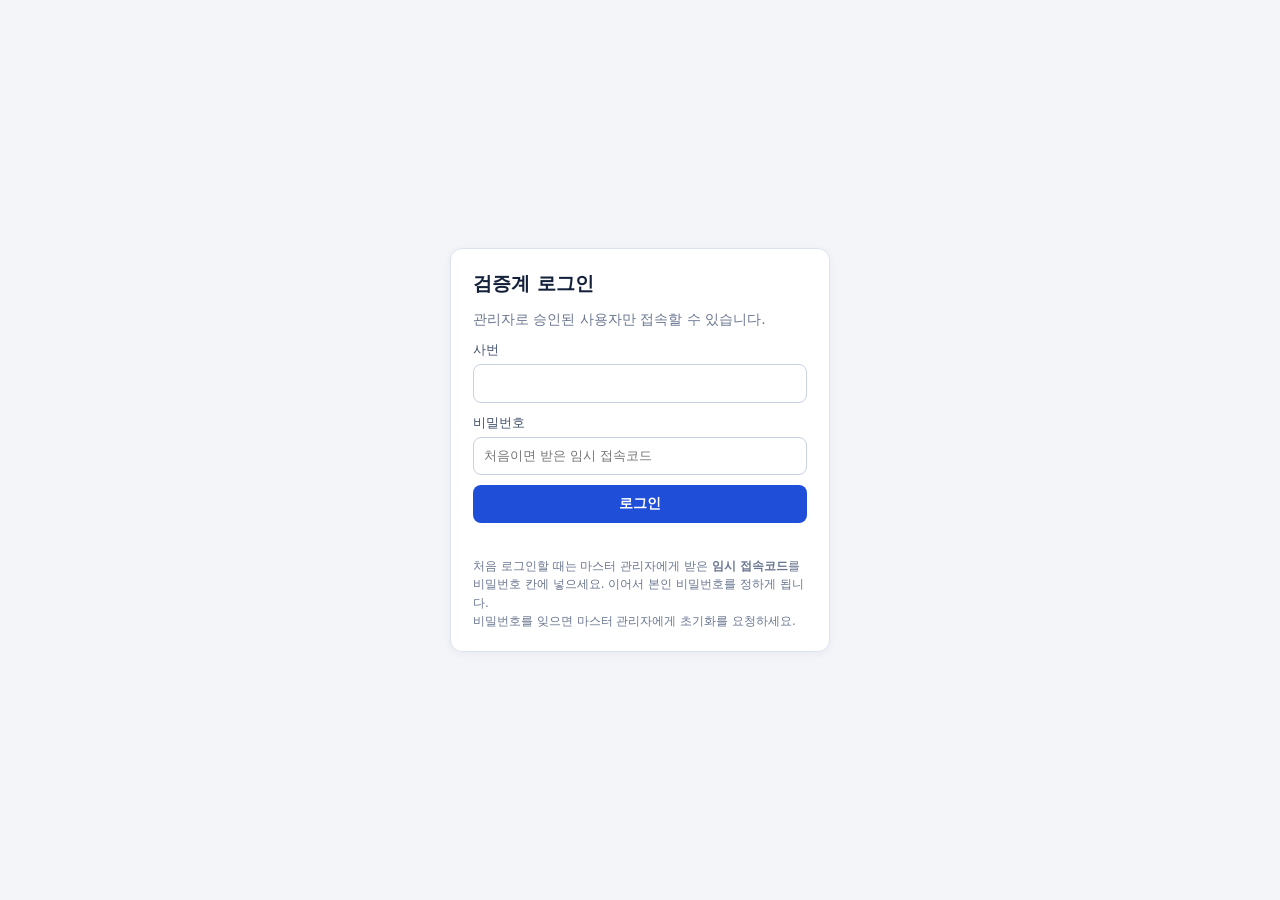
<file: admin/login.html>
<!DOCTYPE html><html lang="ko"><head><meta charset="utf-8"><meta name="viewport" content="width=device-width,initial-scale=1">
<meta name="robots" content="noindex"><title>검증계 로그인 · 변액보험 펀드 히트맵</title>
<link rel="stylesheet" href="/admin/admin.css"></head><body class="center">
<form class="card" id="f" >
  <h1>검증계 로그인</h1>
  <p class="muted">관리자로 승인된 사용자만 접속할 수 있습니다.</p>
  <label>사번<input name="empno" required maxlength="20" autocapitalize="characters" autocomplete="username"></label>
  <label>비밀번호<input name="password" type="password" required maxlength="64" autocomplete="current-password" placeholder="처음이면 받은 임시 접속코드"></label>
  <button type="submit">로그인</button>
  <p class="err" id="err"></p>
  <p class="muted small">처음 로그인할 때는 마스터 관리자에게 받은 <b>임시 접속코드</b>를 비밀번호 칸에 넣으세요. 이어서 본인 비밀번호를 정하게 됩니다.<br>비밀번호를 잊으면 마스터 관리자에게 초기화를 요청하세요.</p>
</form>
<script>
f.onsubmit=async e=>{e.preventDefault(); err.textContent="";
  const r=await fetch("/api/login",{method:"POST",headers:{"content-type":"application/json"},body:JSON.stringify(Object.fromEntries(new FormData(f)))});
  const d=await r.json(); if(!r.ok){err.textContent=d.error||"로그인 실패";return;}
  if(d.must_change){ location.href="/admin/password"; return; }
  const n=new URLSearchParams(location.search).get("next"); location.href=(n&&n.startsWith("/")&&!n.startsWith("//"))?n:"/";};
</script></body></html>
</file>
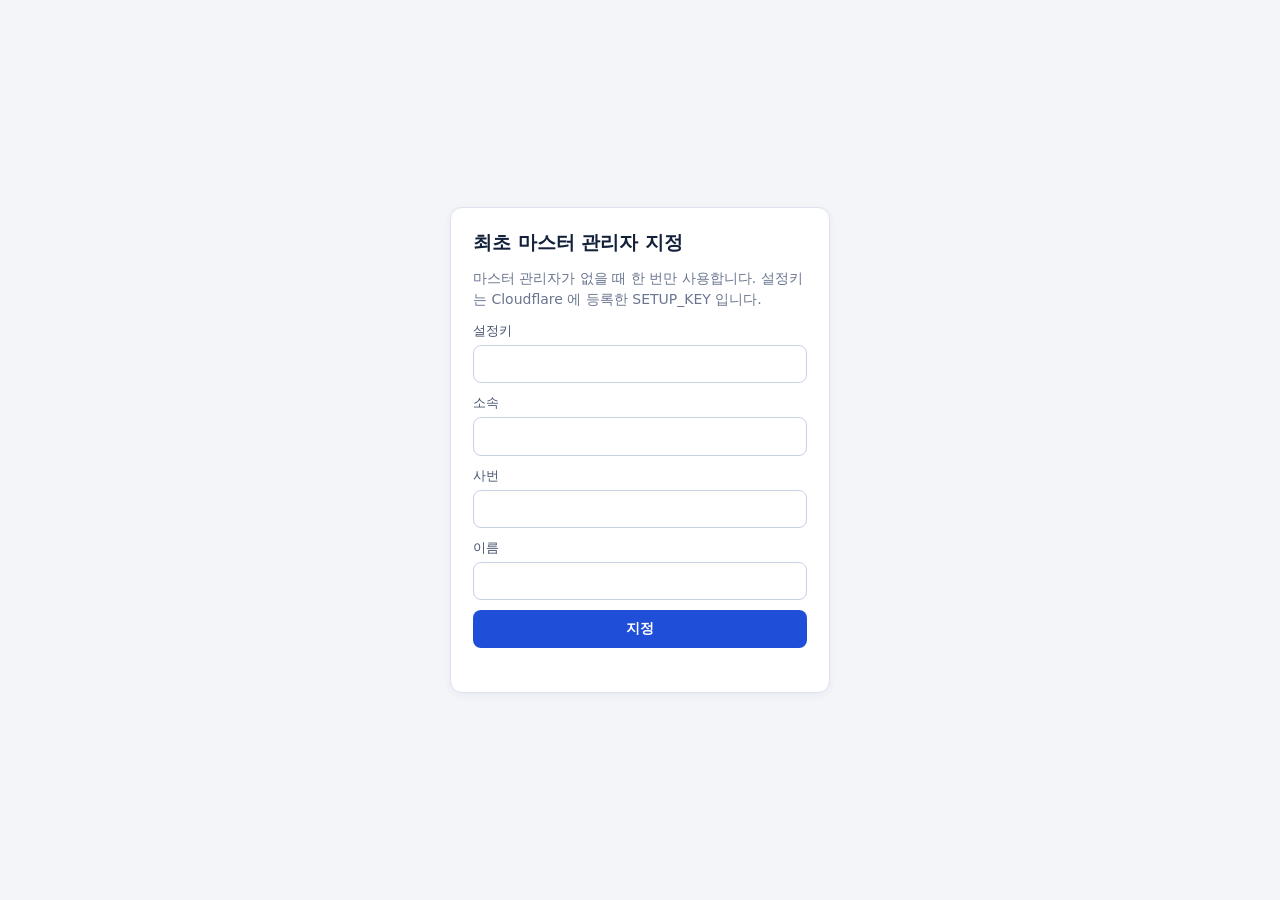
<file: admin/setup.html>
<!DOCTYPE html><html lang="ko"><head><meta charset="utf-8"><meta name="viewport" content="width=device-width,initial-scale=1">
<meta name="robots" content="noindex"><title>최초 마스터 관리자 지정</title>
<link rel="stylesheet" href="/admin/admin.css"></head><body class="center">
<form class="card" id="f" autocomplete="off">
  <h1>최초 마스터 관리자 지정</h1>
  <p class="muted">마스터 관리자가 없을 때 한 번만 사용합니다. 설정키는 Cloudflare 에 등록한 SETUP_KEY 입니다.</p>
  <label>설정키<input name="setup_key" type="password" required></label>
  <label>소속<input name="org" required maxlength="40"></label>
  <label>사번<input name="empno" required maxlength="20"></label>
  <label>이름<input name="name" required maxlength="20"></label>
  <button type="submit">지정</button>
  <p class="err" id="err"></p>
  <div id="ok" hidden><p>지정되었습니다. 아래 <b>임시 접속코드</b>로 로그인하면 본인 비밀번호를 정하게 됩니다. 다시 볼 수 없으니 바로 로그인하세요.</p><p class="code" id="code"></p><a href="/admin/login">로그인하러 가기</a></div>
</form>
<script>
f.onsubmit=async e=>{e.preventDefault(); err.textContent="";
  const r=await fetch("/api/setup",{method:"POST",headers:{"content-type":"application/json"},body:JSON.stringify(Object.fromEntries(new FormData(f)))});
  const d=await r.json(); if(!r.ok){err.textContent=d.error;return;} code.textContent=d.code; ok.hidden=false;};
</script></body></html>
</file>
<file: admin/admin.css>
*{box-sizing:border-box}
body{margin:0;font:14px/1.55 Pretendard,system-ui,-apple-system,"Malgun Gothic",sans-serif;color:#13203A;background:#F3F5F9}
body.center{display:flex;min-height:100vh;align-items:center;justify-content:center;padding:16px}
.card{background:#fff;border:1px solid #DDE3EE;border-radius:12px;padding:20px 22px;box-shadow:0 2px 10px rgba(16,32,64,.05)}
form.card{width:100%;max-width:380px;display:grid;gap:10px}
h1{font-size:19px;margin:0} h2{font-size:16px;margin:0 0 10px}
label{display:grid;gap:4px;font-size:13px;color:#46546E}
input,textarea,select{font:inherit;padding:8px 10px;border:1px solid #C9D2E2;border-radius:8px;width:100%}
button{font:inherit;font-weight:600;border:0;border-radius:8px;padding:8px 14px;background:#1F4FD8;color:#fff;cursor:pointer}
button.sub{background:#E8EDF7;color:#1F3A7A} button.danger{background:#FCE9E9;color:#B42318}
button:disabled{opacity:.5;cursor:default}
.muted{color:#6A7690;margin:0} .small{font-size:12px} .err{color:#B42318;margin:0;min-height:1em}
.code{font:700 22px/1.3 ui-monospace,Menlo,monospace;letter-spacing:.06em;background:#F0F4FF;border:1px dashed #9DB2EE;border-radius:8px;padding:10px;text-align:center}
.wrap{max-width:1080px;margin:0 auto;padding:18px 16px 40px;display:grid;gap:14px}
.top{display:flex;gap:12px;align-items:center;flex-wrap:wrap} .top .sp{flex:1}
table{width:100%;border-collapse:collapse;font-size:13px} th,td{text-align:left;padding:7px 8px;border-bottom:1px solid #EDF0F5;vertical-align:middle}
th{color:#6A7690;font-weight:600;font-size:12px} td .btns{display:flex;gap:6px;flex-wrap:wrap}
.tag{display:inline-block;font-size:11.5px;font-weight:700;border-radius:999px;padding:1px 8px;background:#EEF1F6;color:#46546E}
.tag.pending{background:#FFF4E5;color:#9A5B00} .tag.approved,.tag.active{background:#E7F6EC;color:#1A7F3C}
.tag.rejected,.tag.revoked{background:#FCE9E9;color:#B42318} .tag.master{background:#1F4FD8;color:#fff}
.tablewrap{overflow-x:auto}
dialog{border:0;border-radius:12px;padding:20px;max-width:420px;width:calc(100% - 32px)} dialog::backdrop{background:rgba(10,20,40,.4)}
[hidden]{display:none!important}
</file>
